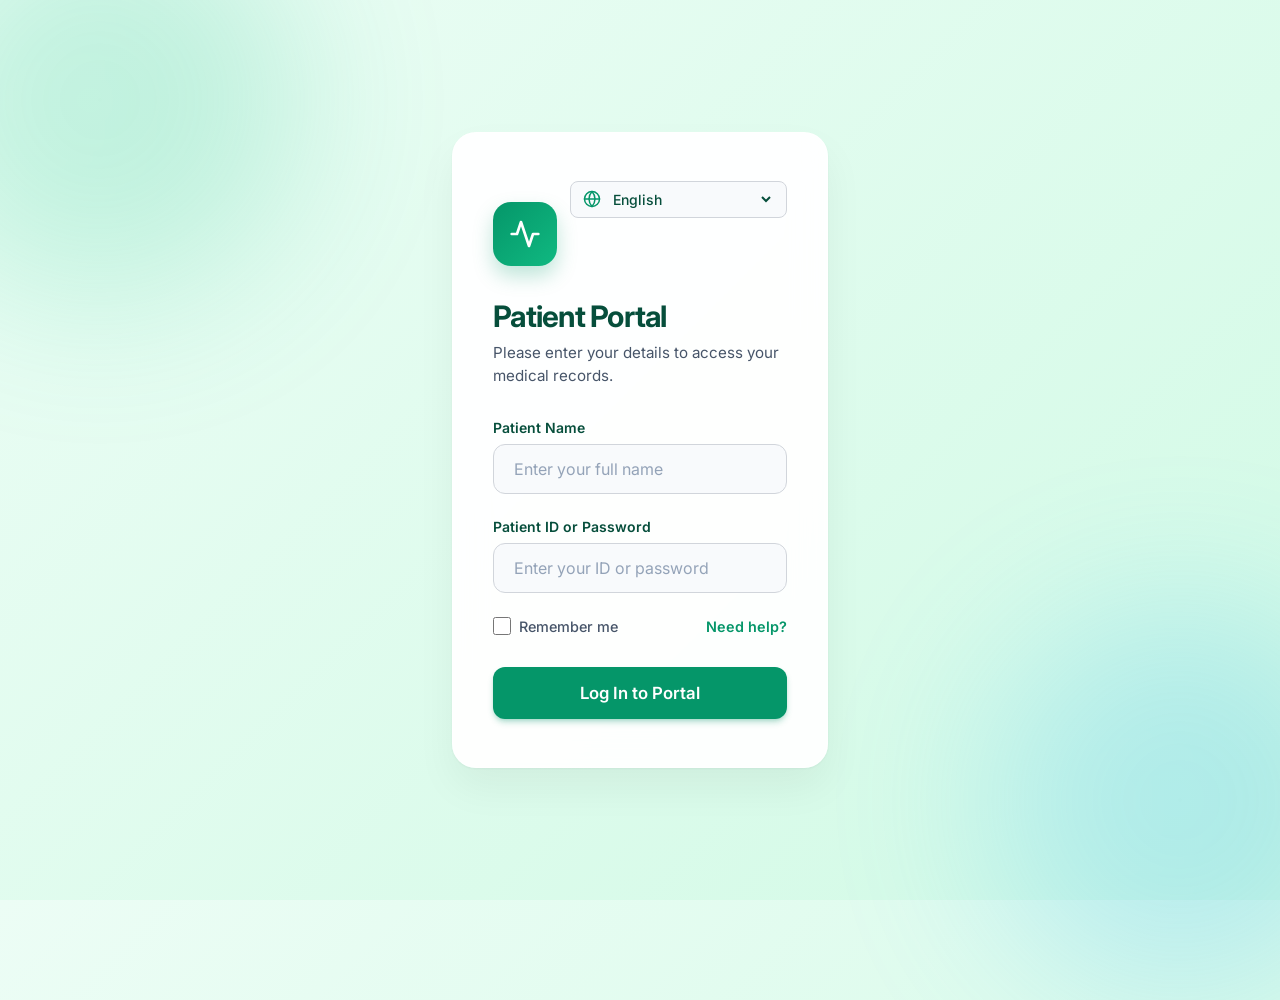
<file: index.html>
<!DOCTYPE html>
<html lang="en">

<head>
    <meta charset="UTF-8">
    <meta name="viewport" content="width=device-width, initial-scale=1.0">
    <title>Patient Portal Login</title>
    <link rel="stylesheet" href="styles.css">
    <link href="https://fonts.googleapis.com/css2?family=Inter:wght@300;400;500;600&display=swap" rel="stylesheet">
</head>

<body>
    <div class="login-container">
        <div class="login-card">
            <div class="top-bar">
                <div class="language-dropdown">
                    <svg width="18" height="18" viewBox="0 0 24 24" fill="none" stroke="currentColor" stroke-width="2"
                        stroke-linecap="round" stroke-linejoin="round">
                        <circle cx="12" cy="12" r="10"></circle>
                        <line x1="2" y1="12" x2="22" y2="12"></line>
                        <path
                            d="M12 2a15.3 15.3 0 0 1 4 10 15.3 15.3 0 0 1-4 10 15.3 15.3 0 0 1-4-10 15.3 15.3 0 0 1 4-10z">
                        </path>
                    </svg>
                    <select id="language" aria-label="Select Language">
                        <option value="en">English</option>
                        <option value="hi">हिंदी (Hindi)</option>
                        <option value="bn">বাংলা (Bengali)</option>
                        <option value="te">తెలుగు (Telugu)</option>
                        <option value="mr">मराठी (Marathi)</option>
                        <option value="ta">தமிழ் (Tamil)</option>
                        <option value="ur">اردو (Urdu)</option>
                        <option value="gu">ગુજરાતી (Gujarati)</option>
                        <option value="kn">ಕನ್ನಡ (Kannada)</option>
                        <option value="or">ଓଡ଼ିଆ (Odia)</option>
                        <option value="ml">മലയാളം (Malayalam)</option>
                        <option value="pa">ਪੰਜਾਬੀ (Punjabi)</option>
                        <option value="as">অসমীয়া (Assamese)</option>
                    </select>
                </div>
            </div>
            <div class="logo-placeholder">
                <svg width="32" height="32" viewBox="0 0 24 24" fill="none" stroke="currentColor" stroke-width="2"
                    stroke-linecap="round" stroke-linejoin="round">
                    <path d="M22 12h-4l-3 9L9 3l-3 9H2"></path>
                </svg>
            </div>
            <h2 data-i18n="heading">Patient Portal</h2>
            <p class="subtitle" data-i18n="subtitle">Please enter your details to access your medical records.</p>

            <form id="loginForm">
                <div class="input-group">
                    <label for="patientName" data-i18n="nameLabel">Patient Name</label>
                    <input type="text" id="patientName" data-i18n-placeholder="namePlaceholder"
                        placeholder="Enter your full name" required>
                </div>

                <div class="input-group">
                    <label for="patientId" data-i18n="idLabel">Patient ID or Password</label>
                    <input type="password" id="patientId" data-i18n-placeholder="idPlaceholder"
                        placeholder="Enter your ID or password" required>
                </div>

                <div class="options">
                    <label class="remember-me">
                        <input type="checkbox"> <span data-i18n="rememberMe">Remember me</span>
                    </label>
                    <a href="#" class="forgot-password" data-i18n="needHelp">Need help?</a>
                </div>

                <button type="submit" class="login-btn" data-i18n="loginBtn">Log In to Portal</button>
            </form>
        </div>
    </div>
    <script>
        const translations = {
            en: {
                heading: "Patient Portal", subtitle: "Please enter your details to access your medical records.",
                nameLabel: "Patient Name", namePlaceholder: "Enter your full name",
                idLabel: "Patient ID or Password", idPlaceholder: "Enter your ID or password",
                rememberMe: "Remember me", needHelp: "Need help?",
                loginBtn: "Log In to Portal", loggingIn: "Logging in...", success: "Success!"
            },
            hi: {
                heading: "रोगी पोर्टल", subtitle: "कृपया अपने चिकित्सा रिकॉर्ड तक पहुंचने के लिए अपना विवरण दर्ज करें।",
                nameLabel: "रोगी का नाम", namePlaceholder: "अपना पूरा नाम दर्ज करें",
                idLabel: "रोगी आईडी या पासवर्ड", idPlaceholder: "अपनी आईडी या पासवर्ड दर्ज करें",
                rememberMe: "मुझे याद रखें", needHelp: "मदद चाहिए?",
                loginBtn: "पोर्टल में लॉग इन करें", loggingIn: "लॉग इन हो रहा है...", success: "सफलता!"
            },
            bn: {
                heading: "রোগী পোর্টাল", subtitle: "আপনার মেডিকেল রেকর্ড অ্যাক্সেস করতে অনুগ্রহ করে আপনার বিবরণ লিখুন।",
                nameLabel: "রোগীর নাম", namePlaceholder: "আপনার পুরো নাম লিখুন",
                idLabel: "রোগীর আইডি বা পাসওয়ার্ড", idPlaceholder: "আপনার আইডি বা পাসওয়ার্ড লিখুন",
                rememberMe: "আমাকে মনে রাখুন", needHelp: "সাহায্য দরকার?",
                loginBtn: "পোর্টালে লগ ইন করুন", loggingIn: "লগ ইন করা হচ্ছে...", success: "সফল!"
            },
            te: {
                heading: "రోగి పోర్టల్", subtitle: "మీ వైద్య రికార్డులను యాక్సెస్ చేయడానికి దయచేసి మీ వివరాలను నమోదు చేయండి.",
                nameLabel: "రోగి పేరు", namePlaceholder: "మీ పూర్తి పేరును నమోదు చేయండి",
                idLabel: "రోగి ID లేదా పాస్‌వర్డ్", idPlaceholder: "మీ ID లేదా పాస్‌వర్డ్ నమోదు చేయండి",
                rememberMe: "నన్ను గుర్తుంచుకోండి", needHelp: "సహాయం కావాలా?",
                loginBtn: "పోర్టల్‌లోకి లాగిన్ అవ్వండి", loggingIn: "లాగిన్ అవుతోంది...", success: "విజయం!"
            },
            mr: {
                heading: "रुग्ण पोर्टल", subtitle: "तुमच्या वैद्यकीय नोंदी पाहण्यासाठी कृपया तुमचे तपशील प्रविष्ट करा.",
                nameLabel: "रुग्णाचे नाव", namePlaceholder: "तुमचे पूर्ण नाव प्रविष्ट करा",
                idLabel: "रुग्ण आयडी किंवा पासवर्ड", idPlaceholder: "तुमचा आयडी किंवा पासवर्ड प्रविष्ट करा",
                rememberMe: "मला लक्षात ठेवा", needHelp: "मदत हवी आहे?",
                loginBtn: "पोर्टलवर लॉग इन करा", loggingIn: "लॉग इन करत आहे...", success: "यशस्वी!"
            },
            ta: {
                heading: "நோயாளி போர்டல்", subtitle: "உங்கள் மருத்துவ பதிவுகளை அணுக உங்கள் விவரங்களை உள்ளிடவும்.",
                nameLabel: "நோயாளியின் பெயர்", namePlaceholder: "உங்கள் முழு பெயரை உள்ளிடவும்",
                idLabel: "நோயாளி ஐடி அல்லது கடவுச்சொல்", idPlaceholder: "உங்கள் ஐடி அல்லது கடவுச்சொல்லை உள்ளிடவும்",
                rememberMe: "என்னை நினைவில் கொள்க", needHelp: "உதவி தேவையா?",
                loginBtn: "போர்ட்டலில் உள்நுழைக", loggingIn: "உள்நுழைகிறது...", success: "வெற்றி!"
            },
            ur: {
                heading: "مریض پورٹل", subtitle: "اپنے طبی ریکارڈ تک رسائی کے لیے براہ کرم اپنی تفصیلات درج کریں۔",
                nameLabel: "مریض کا نام", namePlaceholder: "اپنا پورا نام درج کریں",
                idLabel: "مریض کی شناخت یا پاس ورڈ", idPlaceholder: "اپنی شناخت یا پاس ورڈ درج کریں",
                rememberMe: "مجھے یاد رکھیں", needHelp: "مدد چاہیے؟",
                loginBtn: "پورٹل میں لاگ ان کریں", loggingIn: "لاگ ان ہو رہا ہے...", success: "کامیابی!"
            },
            gu: {
                heading: "દર્દી પોર્ટલ", subtitle: "તમારા તબીબી રેકોર્ડ્સ ઍક્સેસ કરવા કૃપા કરીને તમારી વિગતો દાખલ કરો.",
                nameLabel: "દર્દીનું નામ", namePlaceholder: "તમારું પૂરું નામ દાખલ કરો",
                idLabel: "દર્દી ઓળખ અથવા પાસવર્ડ", idPlaceholder: "તમારો ID અથવા પાસવર્ડ દાખલ કરો",
                rememberMe: "મને યાદ રાખો", needHelp: "મદદ જોઈએ છે?",
                loginBtn: "પોર્ટલમાં લૉગ ઇન કરો", loggingIn: "લૉગ ઇન થઈ રહ્યું છે...", success: "સફળતા!"
            },
            kn: {
                heading: "ರೋಗಿ ಪೋರ್ಟಲ್", subtitle: "ನಿಮ್ಮ ವೈದ್ಯಕೀಯ ದಾಖಲೆಗಳನ್ನು ಪ್ರವೇಶಿಸಲು ದಯವಿಟ್ಟು ನಿಮ್ಮ ವಿವರಗಳನ್ನು ನಮೂದಿಸಿ.",
                nameLabel: "ರೋಗಿಯ ಹೆಸರು", namePlaceholder: "ನಿಮ್ಮ ಪೂರ್ಣ ಹೆಸರನ್ನು ನಮೂದಿಸಿ",
                idLabel: "ರೋಗಿಯ ಐಡಿ ಅಥವಾ ಪಾಸ್‌ವರ್ಡ್", idPlaceholder: "ನಿಮ್ಮ ಐಡಿ ಅಥವಾ ಪಾಸ್‌ವರ್ಡ್ ನಮೂದಿಸಿ",
                rememberMe: "ನನ್ನನ್ನು ನೆನಪಿಡಿ", needHelp: "ಸಹಾಯ ಬೇಕೇ?",
                loginBtn: "ಪೋರ್ಟಲ್‌ಗೆ ಲಾಗ್ ಇನ್ ಮಾಡಿ", loggingIn: "ಲಾಗ್ ಇನ್ ಆಗುತ್ತಿದೆ...", success: "ಯಶಸ್ಸು!"
            },
            or: {
                heading: "ରୋଗୀ ପୋର୍ଟାଲ୍", subtitle: "ଆପଣଙ୍କର ଡାକ୍ତରୀ ରେକର୍ଡଗୁଡିକ ଆକ୍ସେସ୍ କରିବାକୁ ଦୟାକରି ଆପଣଙ୍କର ବିବରଣୀ ପ୍ରବିଷ୍ଟ କରନ୍ତୁ |",
                nameLabel: "ରୋଗୀର ନାମ", namePlaceholder: "ଆପଣଙ୍କର ପୂରା ନାମ ପ୍ରବିଷ୍ଟ କରନ୍ତୁ",
                idLabel: "ରୋଗୀ ID କିମ୍ବା ପାସୱାର୍ଡ", idPlaceholder: "ଆପଣଙ୍କର ID କିମ୍ବା ପାସୱାର୍ଡ ପ୍ରବିଷ୍ଟ କରନ୍ତୁ",
                rememberMe: "ମୋତେ ମନେରଖ", needHelp: "ସାହାଯ୍ୟ ଦରକାର କି?",
                loginBtn: "ପୋର୍ଟାଲରେ ଲଗ୍ ଇନ୍ କରନ୍ତୁ", loggingIn: "ଲଗ୍ ଇନ୍ ହେଉଛି...", success: "ସଫଳତା!"
            },
            ml: {
                heading: "രോഗി പോർട്ടൽ", subtitle: "നിങ്ങളുടെ മെഡിക്കൽ രേഖകൾ ആക്‌സസ് ചെയ്യുന്നതിന് ദയവായി നിങ്ങളുടെ വിവരങ്ങൾ നൽകുക.",
                nameLabel: "രോഗിയുടെ പേര്", namePlaceholder: "നിങ്ങളുടെ പൂർണ്ണനാമം നൽകുക",
                idLabel: "രോഗിയുടെ ഐഡി അല്ലെങ്കിൽ പാസ്‌വേഡ്", idPlaceholder: "നിങ്ങളുടെ ഐഡി അല്ലെങ്കിൽ പാസ്‌വേഡ് നൽകുക",
                rememberMe: "എന്നെ ഓർക്കുക", needHelp: "സഹായം ആവശ്യമോ?",
                loginBtn: "പോർട്ടലിലേക്ക് ലോഗിൻ ചെയ്യുക", loggingIn: "ലോഗിൻ ചെയ്യുന്നു...", success: "വിജയം!"
            },
            pa: {
                heading: "ਮਰੀਜ਼ ਪੋਰਟਲ", subtitle: "ਆਪਣੇ ਮੈਡੀਕਲ ਰਿਕਾਰਡ ਤੱਕ ਪਹੁੰਚ ਕਰਨ ਲਈ ਕਿਰਪਾ ਕਰਕੇ ਆਪਣੇ ਵੇਰਵੇ ਦਾਖਲ ਕਰੋ।",
                nameLabel: "ਮਰੀਜ਼ ਦਾ ਨਾਮ", namePlaceholder: "ਆਪਣਾ ਪੂਰਾ ਨਾਮ ਦਰਜ ਕਰੋ",
                idLabel: "ਮਰੀਜ਼ ਆਈਡੀ ਜਾਂ ਪਾਸਵਰਡ", idPlaceholder: "ਆਪਣੀ ਆਈਡੀ ਜਾਂ ਪਾਸਵਰਡ ਦਰਜ ਕਰੋ",
                rememberMe: "ਮੈਨੂੰ ਯਾਦ ਰੱਖੋ", needHelp: "ਮਦਦ ਚਾਹੀਦੀ ਹੈ?",
                loginBtn: "ਪੋਰਟਲ ਵਿੱਚ ਲੌਗ ਇਨ ਕਰੋ", loggingIn: "ਲੌਗ ਇਨ ਹੋ ਰਿਹਾ ਹੈ...", success: "ਸਫਲਤਾ!"
            },
            as: {
                heading: "ৰোগী পৰ্টেল", subtitle: "আপোনাৰ চিকিৎসা ৰেকৰ্ডসমূহ ব্যৱহাৰ কৰিবলৈ অনুগ্ৰহ কৰি আপোনাৰ বিৱৰণ প্ৰৱেশ কৰক।",
                nameLabel: "ৰোগীৰ নাম", namePlaceholder: "আপোনাৰ সম্পূৰ্ণ নাম প্ৰৱেশ কৰক",
                idLabel: "ৰোগীৰ পৰিচয় বা পাছৱৰ্ড", idPlaceholder: "আপোনাৰ পৰিচয় বা পাছৱৰ্ড প্ৰৱেশ কৰক",
                rememberMe: "মোক মনত ৰাখিব", needHelp: "সহায়ৰ প্ৰয়োজন নেকি?",
                loginBtn: "পৰ্টেলত লগ ইন কৰক", loggingIn: "লগ ইন হৈ আছে...", success: "সফলতা!"
            }
        };

        let currentLang = 'en';

        document.getElementById('language').addEventListener('change', function (e) {
            currentLang = e.target.value;
            const t = translations[currentLang];

            // Adjust text direction for Urdu
            if (currentLang === 'ur') {
                document.querySelector('.login-card').setAttribute('dir', 'rtl');
            } else {
                document.querySelector('.login-card').setAttribute('dir', 'ltr');
            }

            // Update text contents
            document.querySelectorAll('[data-i18n]').forEach(el => {
                const key = el.getAttribute('data-i18n');
                if (t[key]) el.textContent = t[key];
            });

            // Update placeholders
            document.querySelectorAll('[data-i18n-placeholder]').forEach(el => {
                const key = el.getAttribute('data-i18n-placeholder');
                if (t[key]) el.setAttribute('placeholder', t[key]);
            });

            document.title = t.heading + " - Log In";
        });

        document.getElementById('loginForm').addEventListener('submit', function (e) {
            e.preventDefault();
            const btn = document.querySelector('.login-btn');
            const t = translations[currentLang];

            btn.textContent = t.loggingIn;
            btn.style.opacity = '0.8';
            btn.style.pointerEvents = 'none';

            setTimeout(() => {
                btn.textContent = t.success;
                btn.style.backgroundColor = '#10b981';
                setTimeout(() => {
                    window.location.href = 'details.html';
                }, 1000);
            }, 1500);
        });
    </script>
</body>

</html>
</file>
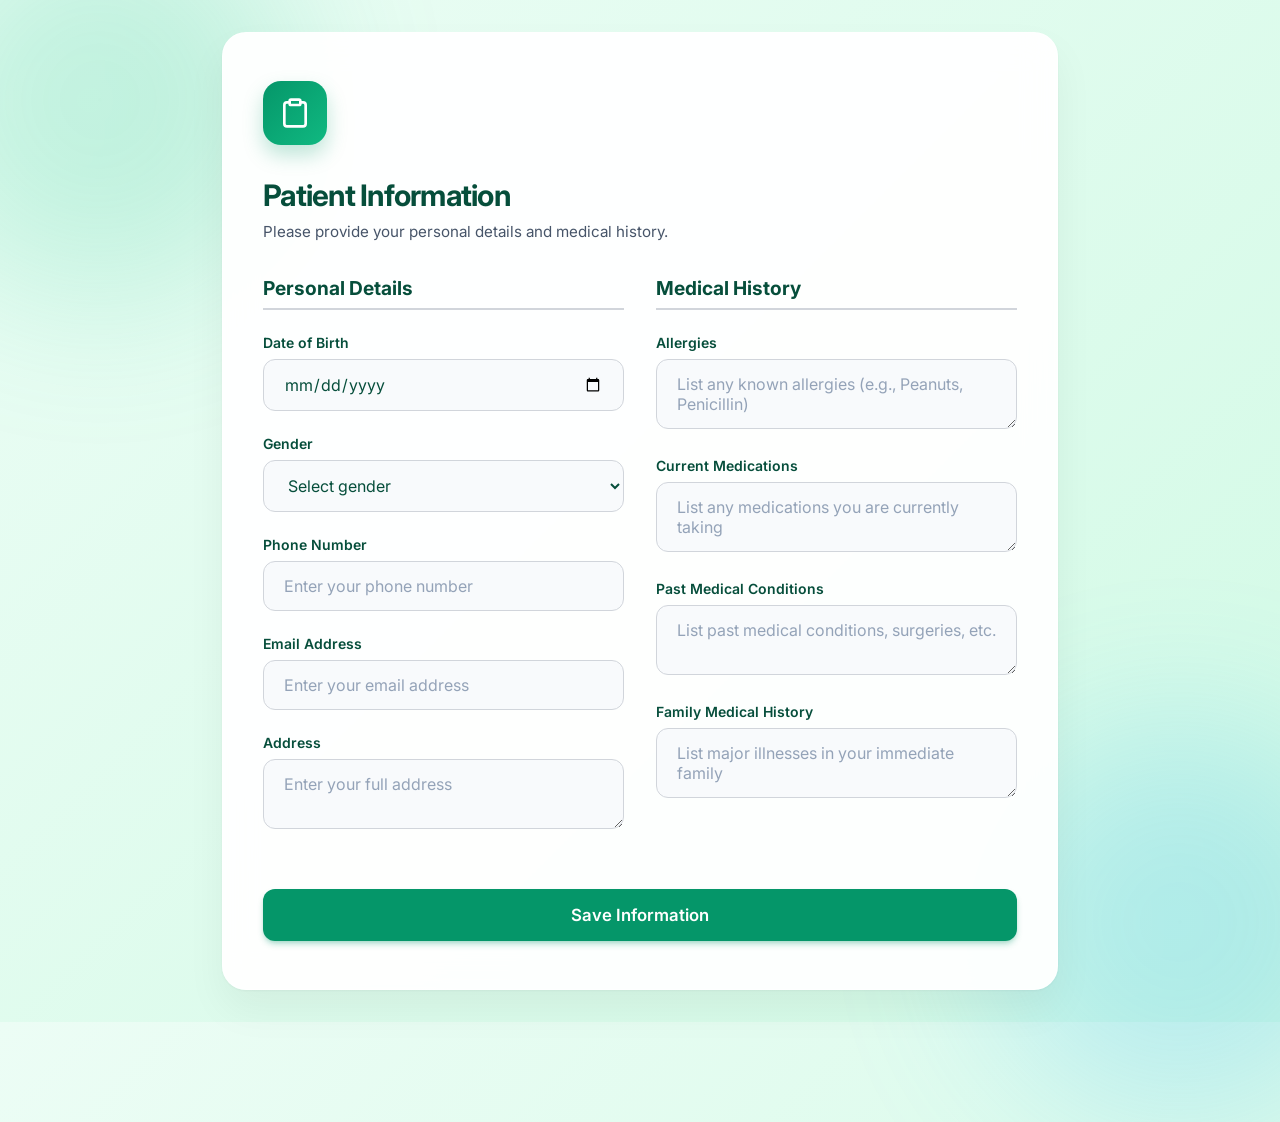
<file: details.html>
<!DOCTYPE html>
<html lang="en">

<head>
    <meta charset="UTF-8">
    <meta name="viewport" content="width=device-width, initial-scale=1.0">
    <title>Patient Details</title>
    <link rel="stylesheet" href="styles.css">
    <link href="https://fonts.googleapis.com/css2?family=Inter:wght@300;400;500;600&display=swap" rel="stylesheet">
</head>

<body>
    <div class="login-container large-container">
        <div class="login-card">
            <div class="logo-placeholder">
                <svg width="32" height="32" viewBox="0 0 24 24" fill="none" stroke="currentColor" stroke-width="2"
                    stroke-linecap="round" stroke-linejoin="round">
                    <path d="M16 4h2a2 2 0 0 1 2 2v14a2 2 0 0 1-2 2H6a2 2 0 0 1-2-2V6a2 2 0 0 1 2-2h2"></path>
                    <rect x="8" y="2" width="8" height="4" rx="1" ry="1"></rect>
                </svg>
            </div>
            <h2>Patient Information</h2>
            <p class="subtitle">Please provide your personal details and medical history.</p>

            <form id="detailsForm">
                <div class="form-grid">
                    <!-- Personal Details -->
                    <div class="form-section">
                        <h3>Personal Details</h3>
                        <div class="input-group">
                            <label for="dob">Date of Birth</label>
                            <input type="date" id="dob" required>
                        </div>
                        <div class="input-group">
                            <label for="gender">Gender</label>
                            <select id="gender" required>
                                <option value="" disabled selected>Select gender</option>
                                <option value="male">Male</option>
                                <option value="female">Female</option>
                                <option value="other">Other</option>
                                <option value="prefer-not">Prefer not to say</option>
                            </select>
                        </div>
                        <div class="input-group">
                            <label for="phone">Phone Number</label>
                            <input type="tel" id="phone" placeholder="Enter your phone number" required>
                        </div>
                        <div class="input-group">
                            <label for="email">Email Address</label>
                            <input type="email" id="email" placeholder="Enter your email address">
                        </div>
                        <div class="input-group full-width">
                            <label for="address">Address</label>
                            <textarea id="address" placeholder="Enter your full address" rows="2"></textarea>
                        </div>
                    </div>

                    <!-- Medical History -->
                    <div class="form-section">
                        <h3>Medical History</h3>
                        <div class="input-group full-width">
                            <label for="allergies">Allergies</label>
                            <textarea id="allergies" placeholder="List any known allergies (e.g., Peanuts, Penicillin)"
                                rows="2"></textarea>
                        </div>
                        <div class="input-group full-width">
                            <label for="medications">Current Medications</label>
                            <textarea id="medications" placeholder="List any medications you are currently taking"
                                rows="2"></textarea>
                        </div>
                        <div class="input-group full-width">
                            <label for="conditions">Past Medical Conditions</label>
                            <textarea id="conditions" placeholder="List past medical conditions, surgeries, etc."
                                rows="2"></textarea>
                        </div>
                        <div class="input-group full-width">
                            <label for="familyHistory">Family Medical History</label>
                            <textarea id="familyHistory" placeholder="List major illnesses in your immediate family"
                                rows="2"></textarea>
                        </div>
                    </div>
                </div>

                <button type="submit" class="login-btn submit-btn">Save Information</button>
            </form>
        </div>
    </div>
    <script>
        document.getElementById('detailsForm').addEventListener('submit', function (e) {
            e.preventDefault();
            const btn = document.querySelector('.submit-btn');
            const originalText = btn.textContent;
            btn.textContent = 'Saving...';
            btn.style.opacity = '0.8';
            setTimeout(() => {
                btn.textContent = 'Information Saved Successfully!';
                btn.style.backgroundColor = '#10b981';
                setTimeout(() => {
                    btn.textContent = originalText;
                    btn.style.backgroundColor = '';
                    btn.style.opacity = '1';
                }, 3000);
            }, 1000);
        });
    </script>
</body>

</html>
</file>
<file: styles.css>
:root {
    --primary: #059669;
    --primary-hover: #047857;
    --bg-gradient-start: #ecfdf5;
    --bg-gradient-end: #d1fae5;
    --card-bg: rgba(255, 255, 255, 0.95);
    --text-main: #064e3b;
    --text-muted: #475569;
    --border-color: #d1d5db;
    --input-bg: #f8fafc;
}

* {
    margin: 0;
    padding: 0;
    box-sizing: border-box;
    font-family: 'Inter', sans-serif;
}

body {
    min-height: 100vh;
    display: flex;
    justify-content: center;
    align-items: center;
    background: linear-gradient(135deg, var(--bg-gradient-start), var(--bg-gradient-end));
    position: relative;
    overflow: hidden;
}

/* Subtle animated background shapes for a medical feel */
body::before,
body::after {
    content: '';
    position: absolute;
    width: 400px;
    height: 400px;
    border-radius: 50%;
    background: linear-gradient(to right, #34d399, #10b981);
    filter: blur(80px);
    opacity: 0.2;
    z-index: -1;
    animation: drift 20s infinite alternate ease-in-out;
}

body::before {
    top: -100px;
    left: -100px;
}

body::after {
    bottom: -100px;
    right: -100px;
    background: linear-gradient(to right, #38bdf8, #0ea5e9);
    animation-delay: -10s;
}

@keyframes drift {
    0% {
        transform: translate(0, 0);
    }

    100% {
        transform: translate(150px, 100px);
    }
}

.login-container {
    width: 100%;
    max-width: 440px;
    padding: 2rem;
    position: relative;
    z-index: 10;
}

.login-card {
    background: var(--card-bg);
    backdrop-filter: blur(16px);
    -webkit-backdrop-filter: blur(16px);
    padding: 3rem 2.5rem;
    border-radius: 24px;
    box-shadow: 0 20px 40px rgba(0, 0, 0, 0.05),
        0 1px 3px rgba(0, 0, 0, 0.05);
    border: 1px solid rgba(255, 255, 255, 0.6);
    transform: translateY(0);
    transition: transform 0.4s cubic-bezier(0.4, 0, 0.2, 1), box-shadow 0.4s cubic-bezier(0.4, 0, 0.2, 1);
}

.login-card:hover {
    transform: translateY(-5px);
    box-shadow: 0 25px 50px rgba(0, 0, 0, 0.08),
        0 5px 15px rgba(0, 0, 0, 0.05);
}

.logo-placeholder {
    width: 64px;
    height: 64px;
    background: linear-gradient(135deg, var(--primary), #10b981);
    border-radius: 18px;
    display: flex;
    justify-content: center;
    align-items: center;
    color: white;
    margin-bottom: 2rem;
    box-shadow: 0 10px 20px rgba(5, 150, 105, 0.25);
    transition: transform 0.3s ease;
}

.top-bar {
    display: flex;
    justify-content: flex-end;
    margin-bottom: -1rem;
    position: relative;
    z-index: 10;
}

.language-dropdown {
    display: flex;
    align-items: center;
    gap: 0.5rem;
    background: var(--input-bg);
    padding: 0.5rem 0.75rem;
    border-radius: 8px;
    border: 1px solid var(--border-color);
    color: var(--text-muted);
}

.language-dropdown svg {
    color: var(--primary);
}

.language-dropdown select {
    background: transparent;
    border: none;
    font-size: 0.875rem;
    color: var(--text-main);
    cursor: pointer;
    outline: none;
    font-family: inherit;
    font-weight: 500;
}

.language-dropdown select:focus {
    outline: none;
}

.logo-placeholder:hover {
    transform: scale(1.05) rotate(5deg);
}

h2 {
    color: var(--text-main);
    font-size: 1.85rem;
    font-weight: 700;
    margin-bottom: 0.5rem;
    letter-spacing: -0.025em;
}

.subtitle {
    color: var(--text-muted);
    font-size: 0.95rem;
    margin-bottom: 2rem;
    line-height: 1.5;
}

.input-group {
    margin-bottom: 1.5rem;
}

.input-group label {
    display: block;
    color: var(--text-main);
    font-size: 0.875rem;
    font-weight: 600;
    margin-bottom: 0.5rem;
}

.input-group input,
.input-group select,
.input-group textarea {
    width: 100%;
    padding: 0.875rem 1.25rem;
    background: var(--input-bg);
    border: 1px solid var(--border-color);
    border-radius: 12px;
    font-size: 1rem;
    color: var(--text-main);
    transition: all 0.2s ease;
}

.input-group input:focus,
.input-group select:focus,
.input-group textarea:focus {
    outline: none;
    border-color: var(--primary);
    background: #ffffff;
    box-shadow: 0 0 0 4px rgba(5, 150, 105, 0.15);
}

.input-group textarea {
    resize: vertical;
    font-family: inherit;
}

.input-group input::placeholder,
.input-group textarea::placeholder {
    color: #94a3b8;
}

.options {
    display: flex;
    justify-content: space-between;
    align-items: center;
    margin-bottom: 2rem;
    font-size: 0.9rem;
}

.remember-me {
    display: flex;
    align-items: center;
    gap: 0.5rem;
    color: var(--text-muted);
    cursor: pointer;
    font-weight: 500;
}

.remember-me input {
    accent-color: var(--primary);
    width: 18px;
    height: 18px;
    cursor: pointer;
}

.forgot-password {
    color: var(--primary);
    text-decoration: none;
    font-weight: 600;
    transition: color 0.2s ease;
}

.forgot-password:hover {
    color: var(--primary-hover);
    text-decoration: underline;
}

.login-btn {
    width: 100%;
    padding: 1rem;
    background: var(--primary);
    color: white;
    border: none;
    border-radius: 12px;
    font-size: 1.05rem;
    font-weight: 600;
    cursor: pointer;
    transition: all 0.2s ease;
    box-shadow: 0 4px 6px -1px rgba(5, 150, 105, 0.3),
        0 2px 4px -2px rgba(5, 150, 105, 0.2);
}

.login-btn:hover {
    background: var(--primary-hover);
    transform: translateY(-2px);
    box-shadow: 0 10px 15px -3px rgba(5, 150, 105, 0.4),
        0 4px 6px -4px rgba(5, 150, 105, 0.3);
}

.login-btn:active {
    transform: translateY(1px);
    box-shadow: 0 2px 4px -1px rgba(5, 150, 105, 0.3);
}

@media (max-width: 480px) {
    .login-card {
        padding: 2rem 1.5rem;
    }

    .options {
        flex-direction: column;
        align-items: flex-start;
        gap: 1rem;
    }
}

.large-container {
    max-width: 900px;
}

.form-grid {
    display: grid;
    grid-template-columns: 1fr 1fr;
    gap: 2rem;
    margin-bottom: 2rem;
}

.form-section h3 {
    margin-bottom: 1.5rem;
    color: var(--text-main);
    font-size: 1.2rem;
    padding-bottom: 0.5rem;
    border-bottom: 2px solid var(--border-color);
}

@media (max-width: 768px) {
    .form-grid {
        grid-template-columns: 1fr;
        gap: 1.5rem;
    }
}
</file>
